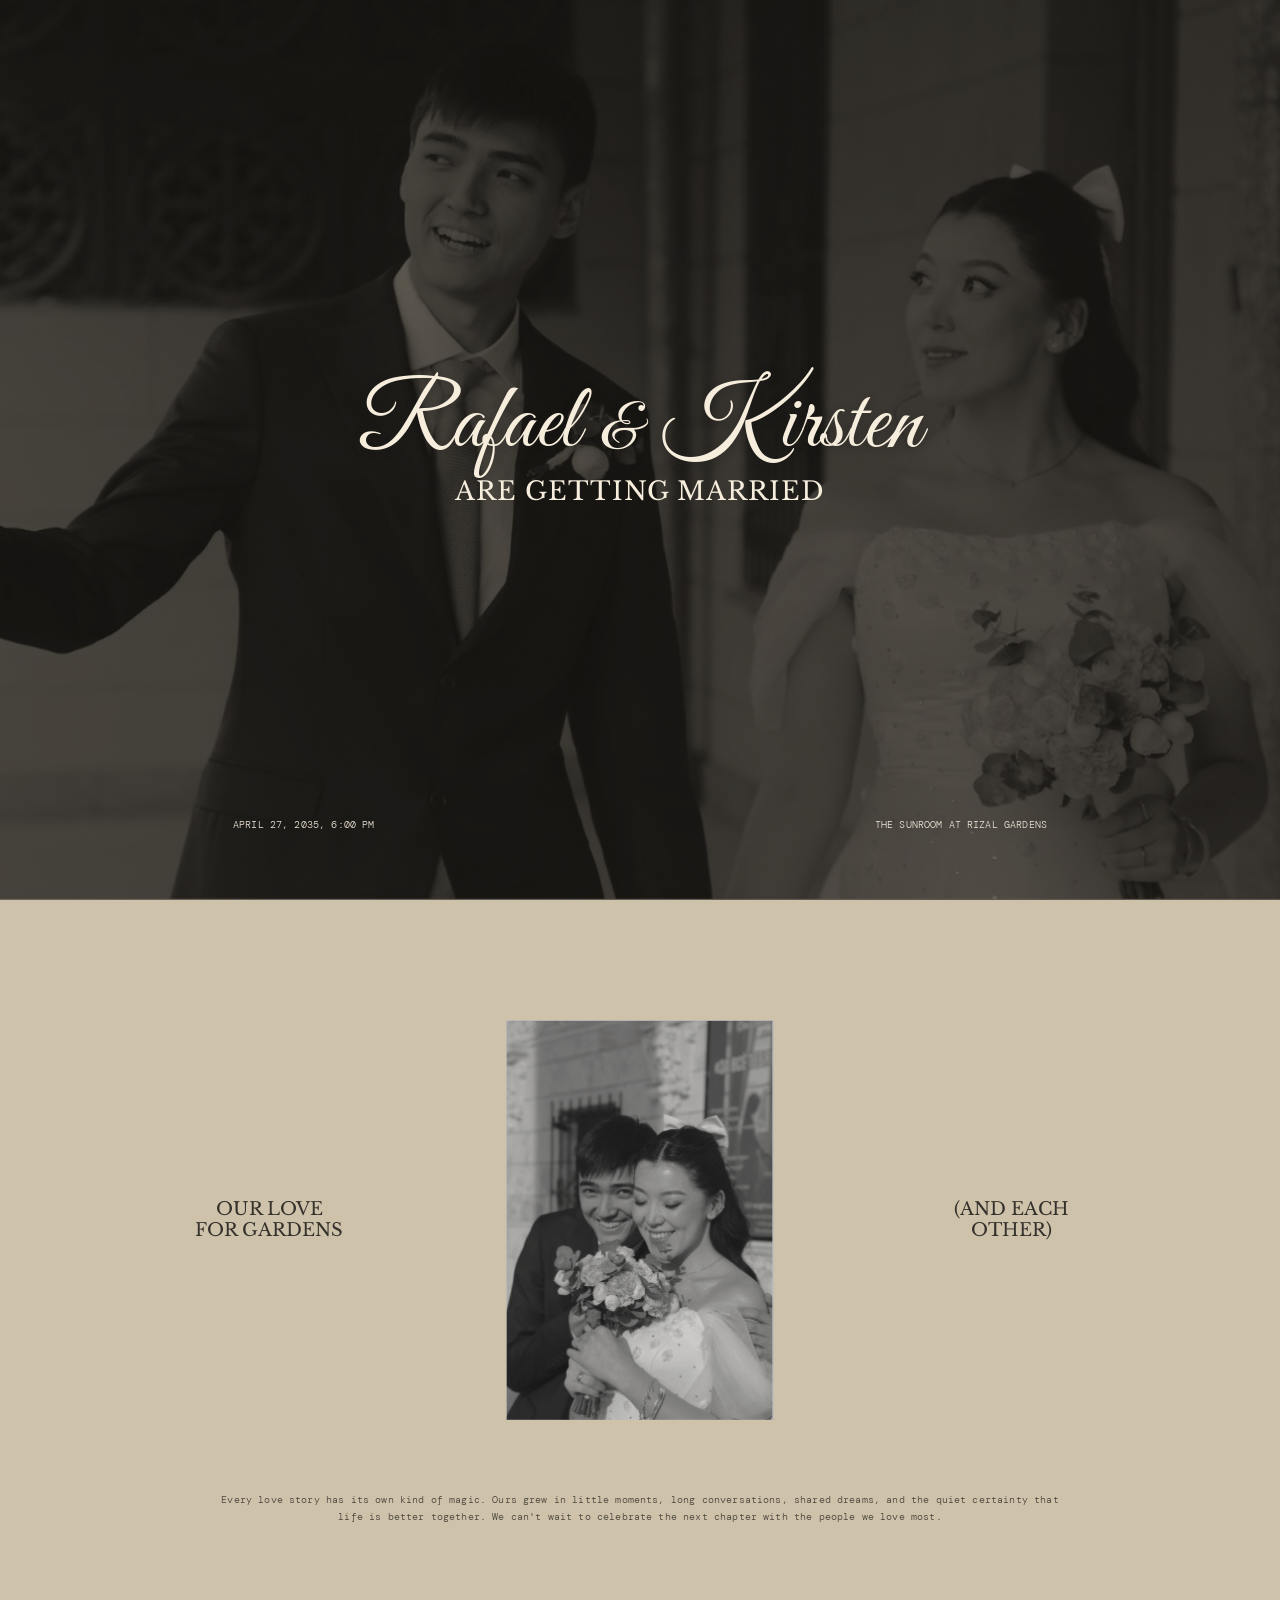
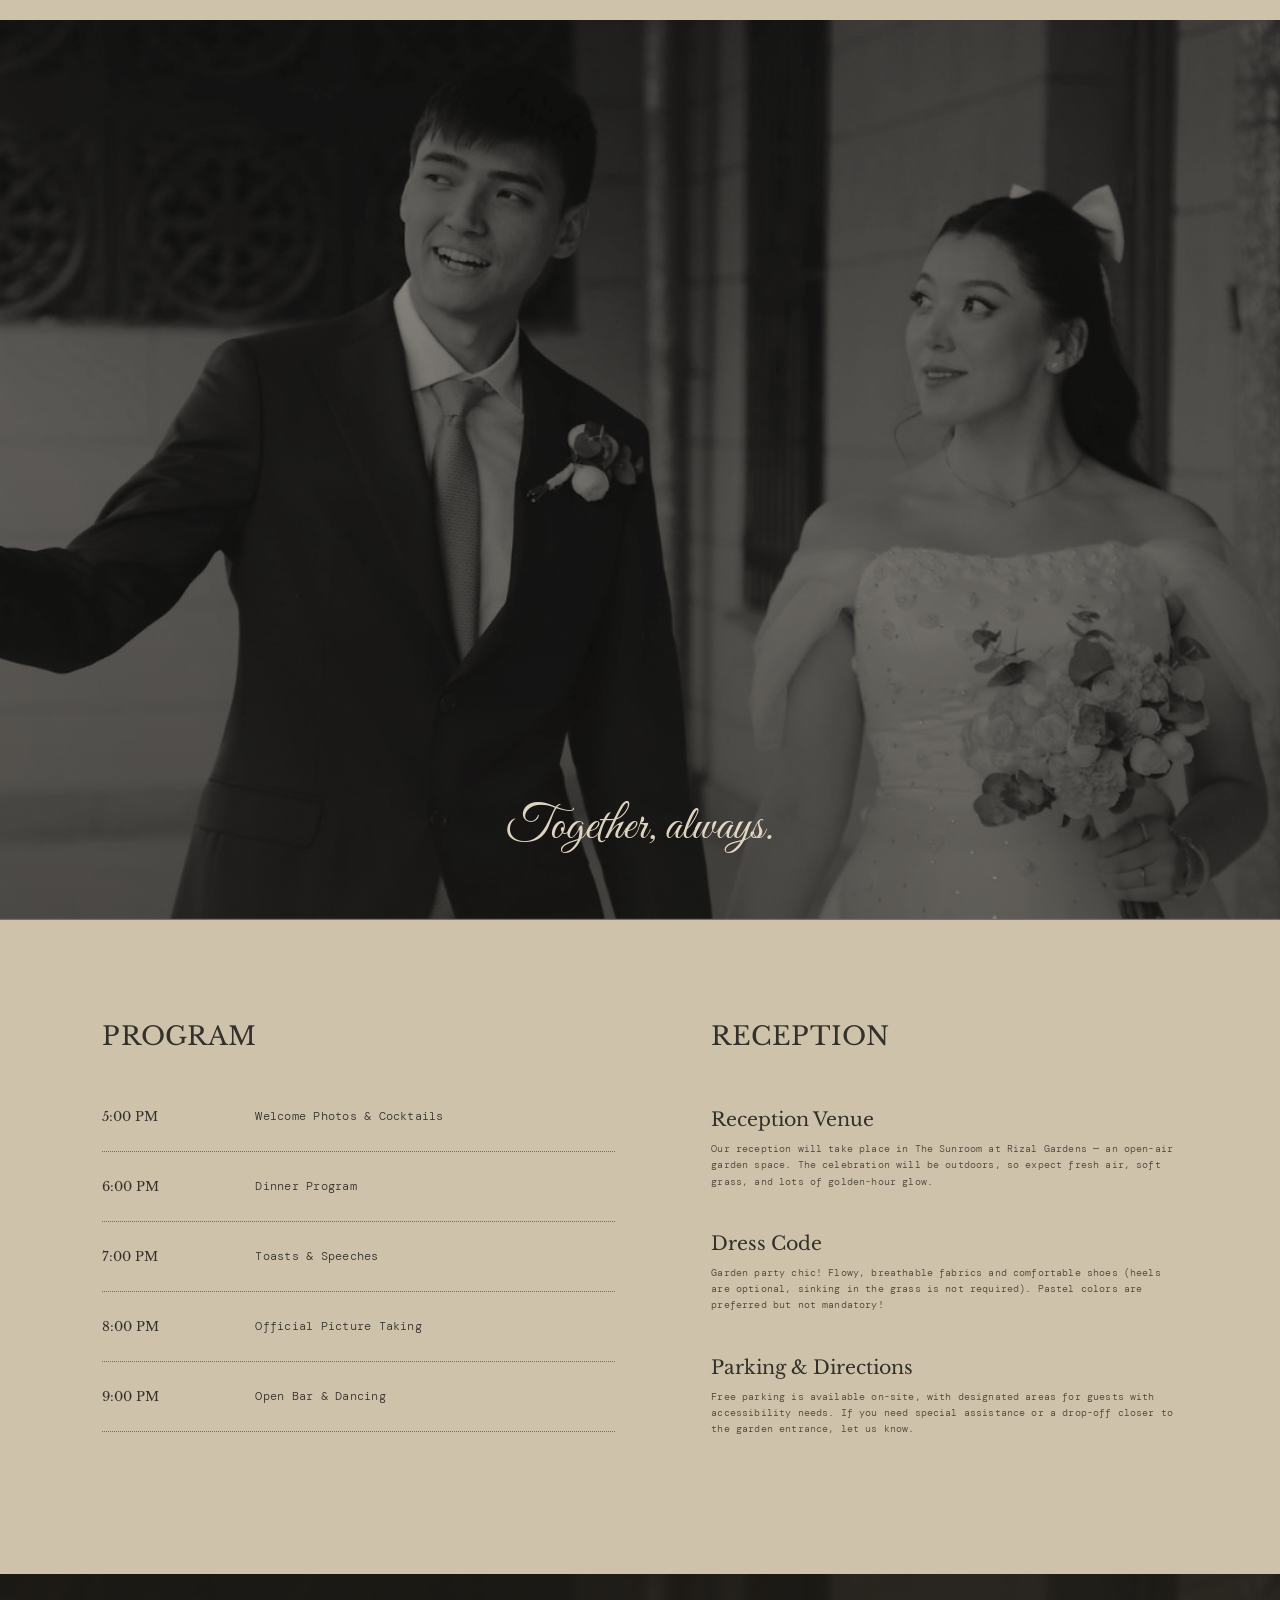
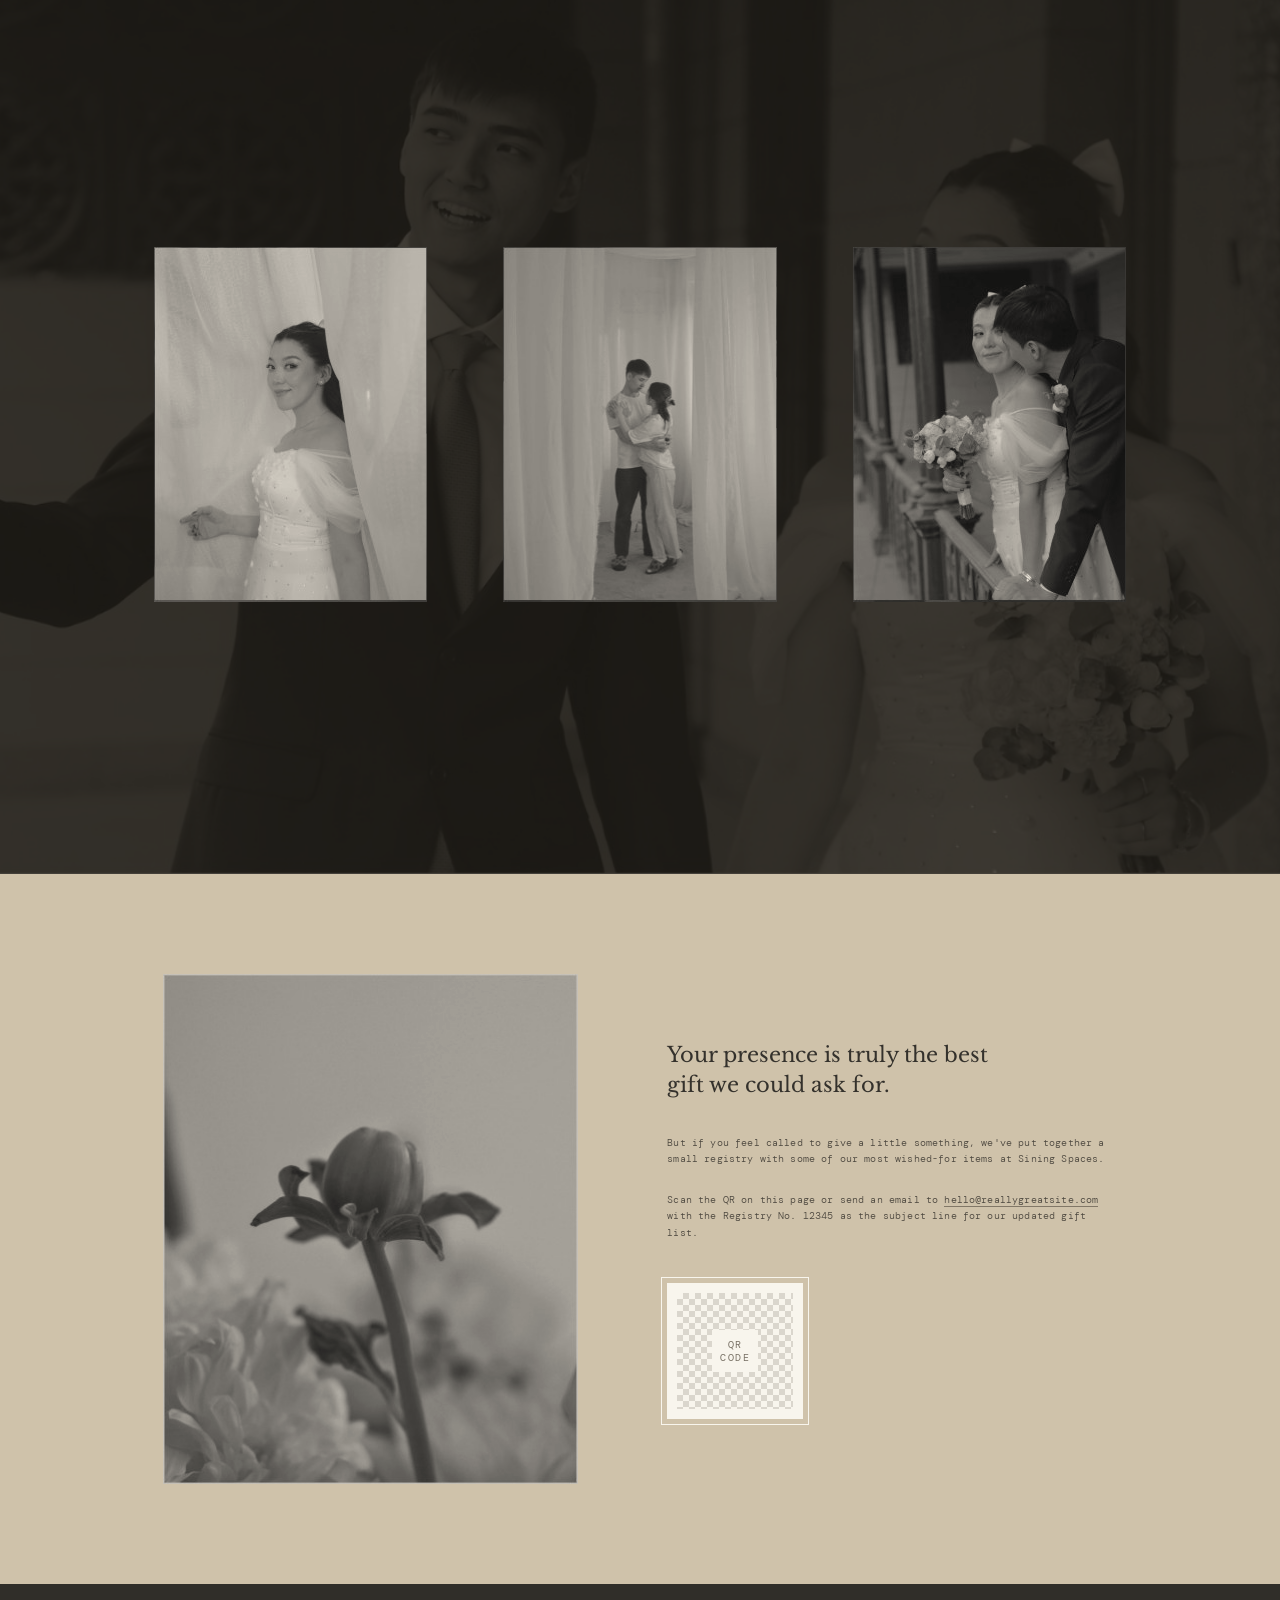
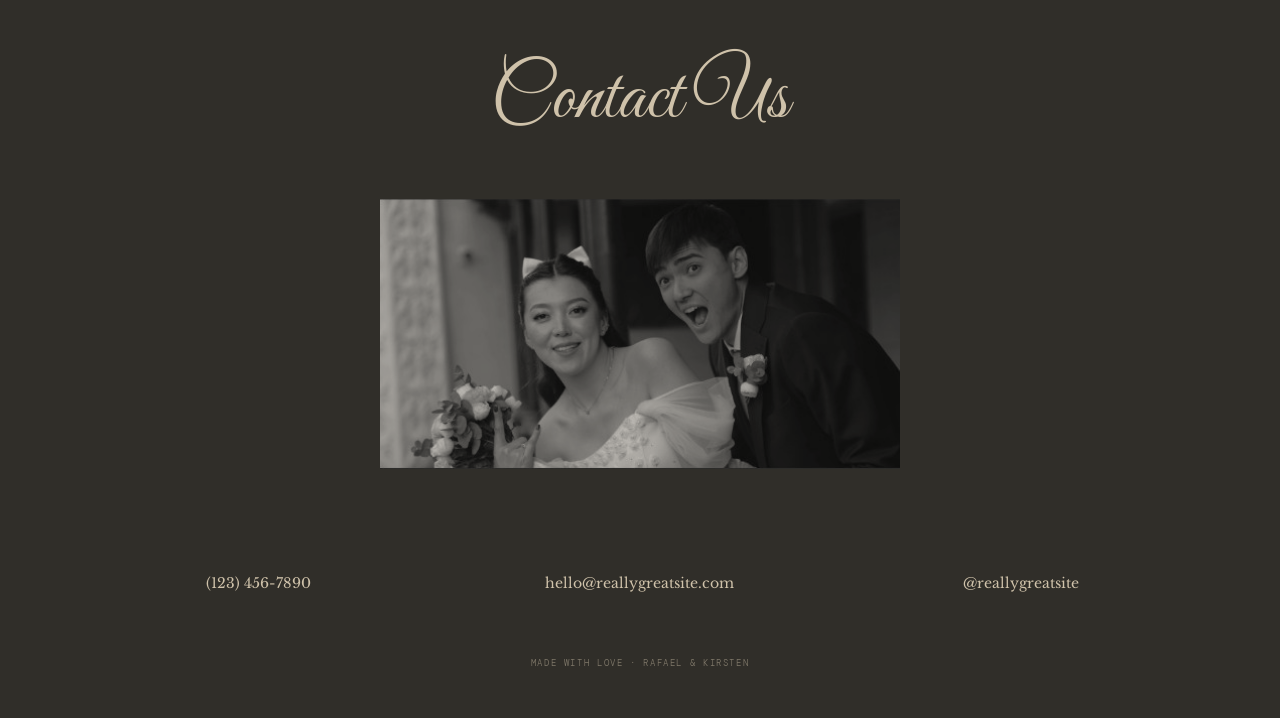
<file: index.html>
<!DOCTYPE html>
<html lang="en">
<head>
  <meta charset="UTF-8">
  <meta name="viewport" content="width=device-width, initial-scale=1.0">
  <meta name="theme-color" content="#cfc2aa">
  <meta name="description" content="A wedding celebration for Rafael and Kirsten.">
  <title>Rafael & Kirsten — Our Wedding</title>
  <link rel="preconnect" href="https://fonts.googleapis.com">
  <link rel="preconnect" href="https://fonts.gstatic.com" crossorigin>
  <link href="https://fonts.googleapis.com/css2?family=DM+Mono:wght@300;400&family=Libre+Baskerville:wght@400;700&family=Great+Vibes&display=swap" rel="stylesheet">
  <link rel="stylesheet" href="style.css">
</head>
<body>
  <main>
    <section class="hero" id="home" aria-label="Wedding cover">
      <div class="hero-shade"></div>
      <div class="hero-content">
        <p class="script hero-names">Rafael <span>&amp;</span> Kirsten</p>
        <h1>ARE GETTING MARRIED</h1>
      </div>
      <p class="hero-date mono">APRIL 27, 2035, 6:00 PM</p>
      <p class="hero-venue mono">THE SUNROOM AT RIZAL GARDENS</p>
    </section>

    <section class="story section-paper" id="story">
      <div class="story-top">
        <h2>OUR LOVE<br>FOR GARDENS</h2>
        <img src="images/couple-story.jpg" alt="The couple smiling together" class="story-photo">
        <h2>(AND EACH<br>OTHER)</h2>
      </div>
      <p class="story-copy mono">Every love story has its own kind of magic. Ours grew in little moments, long conversations, shared dreams, and the quiet certainty that life is better together. We can't wait to celebrate the next chapter with the people we love most.</p>
    </section>

    <section class="wide-photo" aria-label="A moment together">
      <img src="images/couple-wide.jpg" alt="Rafael and Kirsten walking together">
      <div class="wide-caption"><span class="script">Together, always.</span></div>
    </section>

    <section class="details section-paper" id="details">
      <div class="program">
        <h2>PROGRAM</h2>
        <div class="timeline">
          <div class="timeline-row"><time>5:00 PM</time><span>Welcome Photos &amp; Cocktails</span></div>
          <div class="timeline-row"><time>6:00 PM</time><span>Dinner Program</span></div>
          <div class="timeline-row"><time>7:00 PM</time><span>Toasts &amp; Speeches</span></div>
          <div class="timeline-row"><time>8:00 PM</time><span>Official Picture Taking</span></div>
          <div class="timeline-row"><time>9:00 PM</time><span>Open Bar &amp; Dancing</span></div>
        </div>
      </div>
      <div class="reception">
        <h2>RECEPTION</h2>
        <article><h3>Reception Venue</h3><p class="mono">Our reception will take place in The Sunroom at Rizal Gardens — an open-air garden space. The celebration will be outdoors, so expect fresh air, soft grass, and lots of golden-hour glow.</p></article>
        <article><h3>Dress Code</h3><p class="mono">Garden party chic! Flowy, breathable fabrics and comfortable shoes (heels are optional, sinking in the grass is not required). Pastel colors are preferred but not mandatory!</p></article>
        <article><h3>Parking &amp; Directions</h3><p class="mono">Free parking is available on-site, with designated areas for guests with accessibility needs. If you need special assistance or a drop-off closer to the garden entrance, let us know.</p></article>
      </div>
    </section>

    <section class="gallery" id="gallery">
      <div class="gallery-shade"></div>
      <div class="gallery-grid">
        <img src="images/gallery-bride.jpg" alt="Kirsten in her wedding dress">
        <img src="images/gallery-couple.jpg" alt="The couple sharing a quiet moment">
        <img src="images/gallery-kiss.jpg" alt="A sweet wedding-day kiss">
      </div>
    </section>

    <section class="registry section-paper" id="registry">
      <img src="images/flower-gift.jpg" alt="A soft-toned flower detail" class="registry-photo">
      <div class="registry-copy">
        <h2>Your presence is truly the best<br>gift we could ask for.</h2>
        <p class="mono">But if you feel called to give a little something, we've put together a small registry with some of our most wished-for items at Sining Spaces.</p>
        <p class="mono">Scan the QR on this page or send an email to <a href="mailto:hello@reallygreatsite.com">hello@reallygreatsite.com</a> with the Registry No. 12345 as the subject line for our updated gift list.</p>
        <div class="qr-placeholder" aria-label="Decorative QR placeholder"><span>QR<br>CODE</span></div>
      </div>
    </section>

    <footer class="contact" id="contact">
      <h2 class="script">Contact Us</h2>
      <img src="images/couple-contact.jpg" alt="Rafael and Kirsten celebrating together" class="contact-photo">
      <div class="contact-links">
        <a href="tel:+1234567890">(123) 456-7890</a>
        <a href="mailto:hello@reallygreatsite.com">hello@reallygreatsite.com</a>
        <a href="https://instagram.com/" target="_blank" rel="noreferrer">@reallygreatsite</a>
      </div>
      <p class="footer-note mono">MADE WITH LOVE · RAFAEL &amp; KIRSTEN</p>
    </footer>
  </main>
  <script src="script.js"></script>
</body>
</html>
</file>
<file: style.css>
*{box-sizing:border-box}
:root{--paper:#cfc2aa;--ink:#34312c;--dark:#302e29;--cream:#eee3cf;--serif:"Libre Baskerville",Georgia,serif;--mono:"DM Mono",monospace;--script:"Great Vibes","Brush Script MT",cursive}
html{scroll-behavior:smooth}
body{margin:0;background:var(--paper);color:var(--ink);font-family:var(--serif);font-weight:400}
img{display:block;max-width:100%}
a{color:inherit;text-decoration:none}
.mono{font-family:var(--mono);font-size:clamp(10px,.82vw,14px);line-height:1.55;font-weight:300;letter-spacing:.015em}
.script{font-family:var(--script);font-weight:400}
.hero{height:100vh;min-height:560px;max-height:1100px;position:relative;display:flex;align-items:center;justify-content:center;text-align:center;color:#f6eddd;background:#292621 url("images/hero-couple.jpg") center 45%/cover no-repeat;overflow:hidden}
.hero-shade{position:absolute;inset:0;background:linear-gradient(90deg,rgba(23,22,19,.47),rgba(25,23,20,.57)),rgba(32,29,24,.16)}
.hero-content{position:relative;z-index:1;margin-top:-1.5vh}
.hero-names{font-size:clamp(60px,7.2vw,112px);line-height:1;margin:0 0 3px;text-shadow:0 2px 10px #1b191650}
.hero-names span{font-size:.68em;padding:0 .08em}
.hero h1{font-size:clamp(19px,2vw,36px);font-weight:400;letter-spacing:.035em;margin:0}
.hero-date,.hero-venue{position:absolute;z-index:1;bottom:7.5%;margin:0;color:#eee5d7;font-size:clamp(9px,.8vw,13px)}
.hero-date{left:18.2%}.hero-venue{right:18.2%}
.section-paper{background:var(--paper)}
.story{min-height:720px;padding:110px 7vw 85px;display:flex;flex-direction:column;justify-content:center}
.story-top{display:grid;grid-template-columns:1fr minmax(190px,268px) 1fr;align-items:center;gap:4.5vw;max-width:1120px;width:100%;margin:0 auto}
.story-top h2{font-size:clamp(18px,1.25vw,25px);line-height:1.18;font-weight:400;text-align:center;margin:0}
.story-photo{width:100%;height:400px;object-fit:cover;filter:sepia(.15) grayscale(.8)}
.story-copy{max-width:840px;text-align:center;margin:72px auto 0;color:#49443b}
.wide-photo{height:100vh;min-height:520px;max-height:1000px;position:relative;overflow:hidden;background:#2f2c27}
.wide-photo>img{width:100%;height:100%;object-fit:cover;object-position:center 42%;filter:grayscale(1) sepia(.17) brightness(.75)}
.wide-photo:after{content:"";position:absolute;inset:0;background:linear-gradient(0deg,rgba(25,23,20,.25),transparent 50%)}
.wide-caption{position:absolute;z-index:1;bottom:7%;left:0;right:0;text-align:center;color:#f0e4cf;font-size:48px;opacity:.92}
.details{display:grid;grid-template-columns:1.1fr 1fr;gap:7.5vw;padding:100px max(8vw,40px) 95px;max-width:1600px;margin:auto}
.details h2{font-size:clamp(25px,2vw,38px);font-weight:400;margin:0 0 56px;letter-spacing:.01em}
.timeline-row{display:grid;grid-template-columns:125px 1fr;gap:28px;padding:26px 0;border-bottom:1px dotted #756c5d;font-size:clamp(13px,1vw,18px)}
.timeline-row:first-child{padding-top:0}
.timeline-row time{white-space:nowrap;font-size:clamp(13px,.9vw,17px)}
.timeline-row span{font-family:var(--mono);font-size:clamp(12px,.95vw,17px);font-weight:300;letter-spacing:.02em}
.reception article{margin:0 0 42px}
.reception h3{font-weight:400;font-size:19px;margin:0 0 10px}
.reception p{margin:0;color:#49443b;max-width:520px}
.gallery{height:100vh;min-height:500px;max-height:900px;position:relative;display:flex;align-items:center;justify-content:center;background:#37312b url("images/hero-couple.jpg") center/cover no-repeat}
.gallery-shade{position:absolute;inset:0;background:rgba(30,27,23,.78)}
.gallery-grid{position:relative;z-index:1;width:min(76%,1050px);display:grid;grid-template-columns:repeat(3,1fr);gap:clamp(28px,6vw,120px);align-items:center}
.gallery-grid img{width:100%;height:clamp(220px,28vw,355px);object-fit:cover;filter:grayscale(1) sepia(.2);transition:transform .5s ease,filter .5s ease}
.gallery-grid img:hover{transform:translateY(-6px);filter:grayscale(.5)}
.registry{display:grid;grid-template-columns:minmax(250px,415px) minmax(300px,450px);gap:7vw;justify-content:center;align-items:center;padding:100px 7vw}
.registry-photo{width:100%;height:510px;object-fit:cover;filter:grayscale(1) sepia(.18)}
.registry-copy h2{font-weight:400;font-size:clamp(21px,1.5vw,30px);line-height:1.45;margin:0 0 34px}
.registry-copy p{margin:0 0 25px;color:#4a453d}
.registry-copy a{border-bottom:1px solid #817767}
.qr-placeholder{width:136px;height:136px;margin-top:42px;background:#f8f5ed;display:grid;place-items:center;color:#777064;position:relative;outline:1px solid #f8f5ed;outline-offset:5px}
.qr-placeholder:before{content:"";position:absolute;inset:10px;background:repeating-conic-gradient(#777064 0% 25%,transparent 0% 50%) 0 0/12px 12px;opacity:.23}
.qr-placeholder span{z-index:1;text-align:center;background:#f8f5ed;padding:8px;font-family:var(--mono);font-size:10px;letter-spacing:.15em}
.contact{background:var(--dark);color:var(--paper);text-align:center;padding:78px 6vw 38px;min-height:690px}
.contact h2{font-size:clamp(60px,6vw,100px);line-height:1;margin:0 0 60px}
.contact-photo{width:min(520px,70vw);height:270px;object-fit:cover;margin:0 auto;filter:grayscale(1) sepia(.12) brightness(.85)}
.contact-links{max-width:1120px;margin:105px auto 65px;display:grid;grid-template-columns:repeat(3,1fr);gap:24px;font-size:clamp(13px,1.1vw,20px)}
.contact-links a{transition:opacity .2s}.contact-links a:hover{opacity:.65}
.footer-note{opacity:.5;font-size:9px;letter-spacing:.18em}
@media(max-width:760px){
 .hero{min-height:640px;height:92svh;background-position:48% center}
 .hero-names{font-size:clamp(56px,12vw,86px)}
 .hero h1{font-size:clamp(16px,4vw,24px)}
 .hero-date,.hero-venue{bottom:5%;left:0;right:0;text-align:center}
 .hero-date{bottom:10%}
 .story{min-height:auto;padding:80px 7vw 75px}
 .story-top{grid-template-columns:1fr 1fr;gap:22px}
 .story-photo{grid-column:1 / -1;grid-row:1;height:min(108vw,450px);width:min(78%,320px);justify-self:center}
 .story-top h2{font-size:clamp(16px,4vw,21px)}
 .story-copy{margin-top:48px}
 .wide-photo{height:70svh;min-height:440px}
 .wide-caption{font-size:42px}
 .details{grid-template-columns:1fr;gap:75px;padding:75px 8vw}
 .details h2{margin-bottom:38px}
 .timeline-row{grid-template-columns:92px 1fr;gap:15px;padding:20px 0}
 .reception article{margin-bottom:30px}
 .gallery{height:auto;min-height:0;padding:75px 0}
 .gallery-grid{width:82%;grid-template-columns:1fr;gap:22px}
 .gallery-grid img{height:320px;width:min(100%,320px);justify-self:center}
 .registry{grid-template-columns:1fr;gap:45px;padding:75px 9vw}
 .registry-photo{height:400px;width:min(100%,400px);justify-self:center}
 .registry-copy h2 br{display:none}
 .contact{padding:65px 7vw 30px;min-height:0}
 .contact h2{margin-bottom:38px}
 .contact-photo{height:220px;width:min(100%,520px)}
 .contact-links{grid-template-columns:1fr;margin:60px auto 45px;gap:20px}
}
@media(prefers-reduced-motion:reduce){html{scroll-behavior:auto}*{transition:none!important}}

.js-ready .story, .js-ready .details, .js-ready .registry, .js-ready .contact{opacity:.01;transform:translateY(14px);transition:opacity .8s ease,transform .8s ease}.js-ready .is-visible{opacity:1;transform:none}
@media(prefers-reduced-motion:reduce){.js-ready .story,.js-ready .details,.js-ready .registry,.js-ready .contact{opacity:1;transform:none}}
</file>
